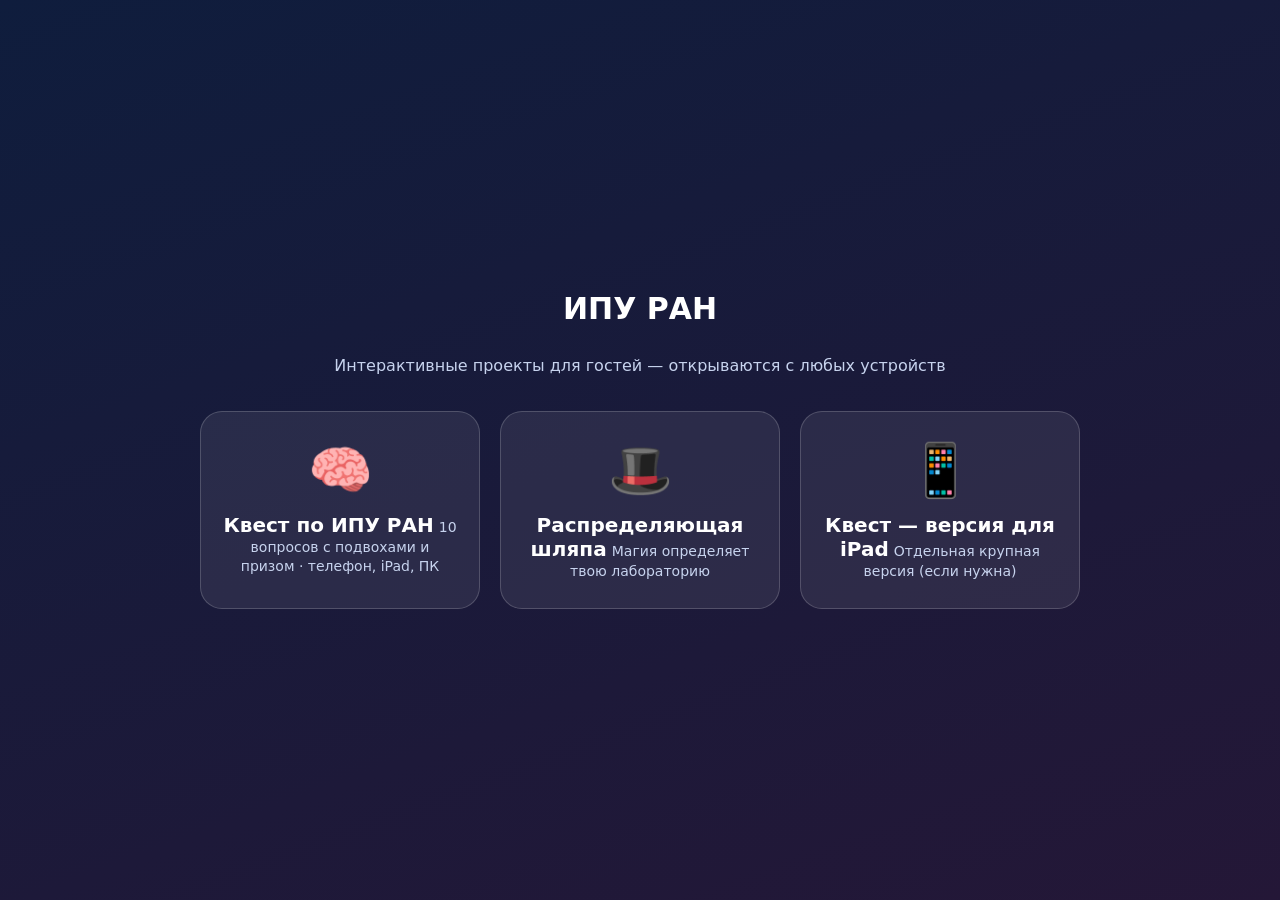
<file: index.html>
<!DOCTYPE html>
<html lang="ru">
<head>
  <meta charset="UTF-8">
  <meta name="viewport" content="width=device-width, initial-scale=1.0">
  <title>ИПУ РАН · Квест и Шляпа</title>
  <style>
    * { margin: 0; padding: 0; box-sizing: border-box; }
    body {
      font-family: "Segoe UI", system-ui, -apple-system, Roboto, Arial, sans-serif;
      min-height: 100vh;
      display: flex;
      flex-direction: column;
      align-items: center;
      justify-content: center;
      gap: 24px;
      padding: 24px;
      text-align: center;
      color: #fff;
      background: linear-gradient(160deg, #0f1d3d, #241737);
    }
    h1 { font-size: 30px; margin-bottom: 6px; }
    p { color: #c7d3ee; }
    .cards { display: flex; gap: 20px; flex-wrap: wrap; justify-content: center; margin-top: 12px; }
    a.card {
      display: block;
      width: 280px;
      padding: 28px 22px;
      border-radius: 22px;
      text-decoration: none;
      color: #fff;
      background: rgba(255,255,255,.08);
      border: 1px solid rgba(255,255,255,.18);
      transition: transform .15s ease, background .15s ease;
    }
    a.card:hover { transform: translateY(-4px); background: rgba(255,255,255,.13); }
    .card .emoji { font-size: 52px; display: block; margin-bottom: 12px; }
    .card .name { font-weight: 900; font-size: 20px; }
    .card .desc { font-size: 14px; color: #c7d3ee; margin-top: 8px; }
  </style>
</head>
<body>
  <h1>ИПУ РАН</h1>
  <p>Интерактивные проекты для гостей — открываются с любых устройств</p>
  <div class="cards">
    <a class="card" href="квест_v3_universal/">
      <span class="emoji">🧠</span>
      <span class="name">Квест по ИПУ РАН</span>
      <span class="desc">10 вопросов с подвохами и призом · телефон, iPad, ПК</span>
    </a>
    <a class="card" href="интерактив_v2/">
      <span class="emoji">🎩</span>
      <span class="name">Распределяющая шляпа</span>
      <span class="desc">Магия определяет твою лабораторию</span>
    </a>
    <a class="card" href="квест_v3_ipad/">
      <span class="emoji">📱</span>
      <span class="name">Квест — версия для iPad</span>
      <span class="desc">Отдельная крупная версия (если нужна)</span>
    </a>
  </div>
</body>
</html>
</file>
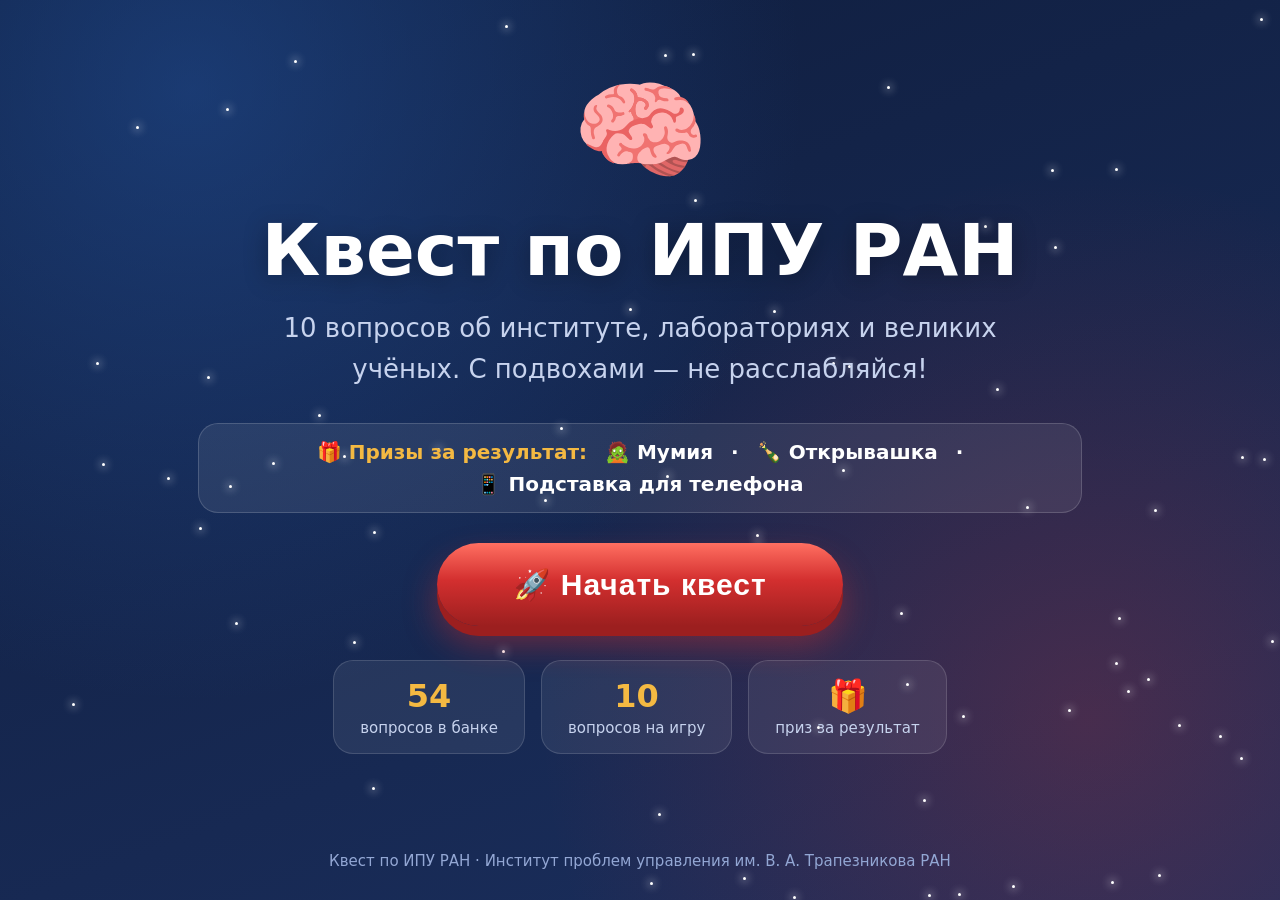
<file: квест_v3_ipad/index.html>
<!DOCTYPE html>
<html lang="ru">
<head>
  <meta charset="UTF-8">
  <meta name="viewport" content="width=device-width, initial-scale=1.0, viewport-fit=cover">
  <title>Квест по ИПУ РАН</title>
  <meta name="apple-mobile-web-app-capable" content="yes">
  <meta name="apple-mobile-web-app-status-bar-style" content="black-translucent">
  <meta name="apple-mobile-web-app-title" content="Квест ИПУ">
  <meta name="theme-color" content="#172b56">
  <link rel="manifest" href="manifest.webmanifest">
  <link rel="apple-touch-icon" href="apple-touch-icon.png">
  <link rel="icon" type="image/png" sizes="192x192" href="icon-192.png">
  <link rel="stylesheet" href="style.css">
</head>
<body>

  <div id="stars" class="stars" aria-hidden="true"></div>

  <!-- ЭКРАН 1: старт -->
  <section id="screen-start" class="screen">
    <div class="start-emoji">🧠</div>
    <h1 class="main-title">Квест по ИПУ РАН</h1>
    <p class="subtitle">10 вопросов об институте, лабораториях и великих учёных. С подвохами — не расслабляйся!</p>

    <div class="prize-line">
      <span class="prize-line-label">🎁 Призы за результат:</span>
      <span>🧟 Мумия</span> · <span>🍾 Открывашка</span> · <span>📱 Подставка для телефона</span>
    </div>

    <button id="btn-start" class="btn-start">🚀 Начать квест</button>
    <div class="start-stats">
      <div class="stat"><b id="stat-count">54</b><span>вопросов в банке</span></div>
      <div class="stat"><b>10</b><span>вопросов на игру</span></div>
      <div class="stat"><b>🎁</b><span>приз за результат</span></div>
    </div>
  </section>

  <!-- ЭКРАН 2: вопрос -->
  <section id="screen-quiz" class="screen hidden">
    <div class="quiz-top">
      <span class="progress-text" id="progress-text">Вопрос 1 из 10</span>
      <div class="progress-bar"><div id="progress-fill" class="progress-fill"></div></div>
    </div>

    <div class="quiz-card">
      <div class="question-label">Вопрос</div>
      <h2 id="q-text" class="question-text"></h2>

      <div id="options" class="options"></div>

      <div id="feedback" class="feedback hidden">
        <div id="feedback-title" class="feedback-title"></div>
        <p id="feedback-text" class="feedback-text"></p>
        <button id="btn-next" class="btn-next">Дальше →</button>
      </div>
    </div>
  </section>

  <!-- ЭКРАН 3: итог -->
  <section id="screen-result" class="screen hidden">
    <div class="result-emoji" id="result-emoji">🏆</div>
    <h2 class="result-title" id="result-title">Итог</h2>
    <p class="result-score" id="result-score">Вы ответили правильно на 8 из 10</p>

    <div class="prize-box">
      <div class="prize-label">🎁 Твой приз</div>
      <div class="prize-item" id="prize-item">Подставка для телефона</div>
      <p class="prize-note" id="prize-note">Телефон всегда на месте — как и твои ответы.</p>
    </div>

    <div class="result-actions">
      <button id="btn-again" class="btn-again">🔄 Ещё раз</button>
      <button id="btn-to-start" class="btn-again btn-ghost">📋 К началу</button>
    </div>
  </section>

  <footer class="footer">
    <span>Квест по ИПУ РАН · Институт проблем управления им. В. А. Трапезникова РАН</span>
  </footer>

  <script src="data/questions.js"></script>
  <script src="app.js"></script>
  <script>
    if ("serviceWorker" in navigator) {
      window.addEventListener("load", function () {
        navigator.serviceWorker.register("sw.js").catch(function () {});
      });
    }
  </script>
</body>
</html>
</file>
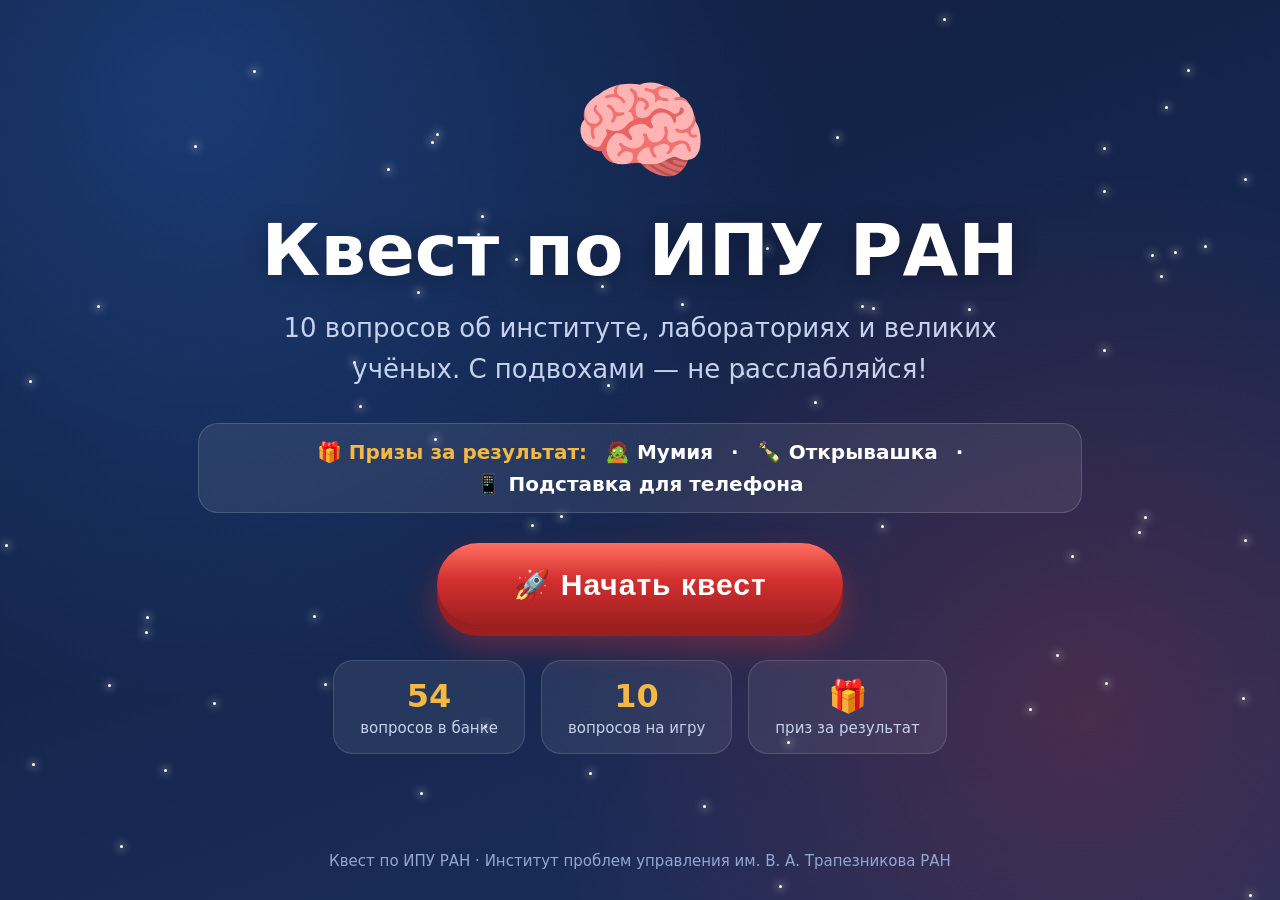
<file: квест_v3_universal/index.html>
<!DOCTYPE html>
<html lang="ru">
<head>
  <meta charset="UTF-8">
  <meta name="viewport" content="width=device-width, initial-scale=1.0, viewport-fit=cover">
  <title>Квест по ИПУ РАН — универсальный</title>
  <meta name="apple-mobile-web-app-capable" content="yes">
  <meta name="apple-mobile-web-app-status-bar-style" content="black-translucent">
  <meta name="apple-mobile-web-app-title" content="Квест ИПУ">
  <meta name="theme-color" content="#172b56">
  <link rel="manifest" href="manifest.webmanifest">
  <link rel="apple-touch-icon" href="apple-touch-icon.png">
  <link rel="icon" type="image/png" sizes="192x192" href="icon-192.png">
  <link rel="stylesheet" href="style.css">
</head>
<body>

  <div id="stars" class="stars" aria-hidden="true"></div>

  <!-- ЭКРАН 1: старт -->
  <section id="screen-start" class="screen">
    <div class="start-emoji">🧠</div>
    <h1 class="main-title">Квест по ИПУ РАН</h1>
    <p class="subtitle">10 вопросов об институте, лабораториях и великих учёных. С подвохами — не расслабляйся!</p>

    <div class="prize-line">
      <span class="prize-line-label">🎁 Призы за результат:</span>
      <span>🧟 Мумия</span> · <span>🍾 Открывашка</span> · <span>📱 Подставка для телефона</span>
    </div>

    <button id="btn-start" class="btn-start">🚀 Начать квест</button>
    <div class="start-stats">
      <div class="stat"><b id="stat-count">54</b><span>вопросов в банке</span></div>
      <div class="stat"><b>10</b><span>вопросов на игру</span></div>
      <div class="stat"><b>🎁</b><span>приз за результат</span></div>
    </div>
  </section>

  <!-- ЭКРАН 2: вопрос -->
  <section id="screen-quiz" class="screen hidden">
    <div class="quiz-top">
      <span class="progress-text" id="progress-text">Вопрос 1 из 10</span>
      <div class="progress-bar"><div id="progress-fill" class="progress-fill"></div></div>
    </div>

    <div class="quiz-card">
      <div class="question-label">Вопрос</div>
      <h2 id="q-text" class="question-text"></h2>

      <div id="options" class="options"></div>

      <div id="feedback" class="feedback hidden">
        <div id="feedback-title" class="feedback-title"></div>
        <p id="feedback-text" class="feedback-text"></p>
        <button id="btn-next" class="btn-next">Дальше →</button>
      </div>
    </div>
  </section>

  <!-- ЭКРАН 3: итог -->
  <section id="screen-result" class="screen hidden">
    <div class="result-emoji" id="result-emoji">🏆</div>
    <h2 class="result-title" id="result-title">Итог</h2>
    <p class="result-score" id="result-score">Вы ответили правильно на 8 из 10</p>

    <div class="prize-box">
      <div class="prize-label">🎁 Твой приз</div>
      <div class="prize-item" id="prize-item">Подставка для телефона</div>
      <p class="prize-note" id="prize-note">Телефон всегда на месте — как и твои ответы.</p>
    </div>

    <div class="result-actions">
      <button id="btn-again" class="btn-again">🔄 Ещё раз</button>
      <button id="btn-to-start" class="btn-again btn-ghost">📋 К началу</button>
    </div>
  </section>

  <footer class="footer">
    <span>Квест по ИПУ РАН · Институт проблем управления им. В. А. Трапезникова РАН</span>
  </footer>

  <script src="data/questions.js"></script>
  <script src="app.js"></script>
  <script>
    if ("serviceWorker" in navigator) {
      window.addEventListener("load", function () {
        navigator.serviceWorker.register("sw.js").catch(function () {});
      });
    }
  </script>
</body>
</html>
</file>
<file: квест_v3_ipad/style.css>
/* ===== Квест по ИПУ РАН ===== */

@import url("https://fonts.googleapis.com/css2?family=Noto+Color+Emoji&display=swap");

* {
  margin: 0;
  padding: 0;
  box-sizing: border-box;
  -webkit-tap-highlight-color: transparent;
}

:root {
  --red: #d32f2f;
  --red-dark: #9c1f1f;
  --red-light: #ff6f61;
  --blue: #2456a4;
  --blue-dark: #163a74;
  --gold: #f4b942;
  --green: #2e9e5b;
  --bg: #0f1d3d;
  --bg2: #1b2f5e;
  --text: #fff;
  --muted: #c7d3ee;
  --card: #ffffff;
  --ink: #22314f;
}

html {
  min-height: 100%;
}

body {
  font-family: "Segoe UI", system-ui, -apple-system, "Noto Color Emoji", "Segoe UI Emoji", "Apple Color Emoji", Roboto, Arial, sans-serif;
  font-size: 19px;
  background:
    radial-gradient(circle at 15% 10%, rgba(36, 86, 164, .5), transparent 45%),
    radial-gradient(circle at 85% 80%, rgba(211, 47, 47, .25), transparent 42%),
    linear-gradient(160deg, var(--bg) 0%, var(--bg2) 100%);
  color: var(--text);
  min-height: 100vh;
  display: flex;
  flex-direction: column;
  align-items: center;
  overflow-x: hidden;
}

/* Звёзды */
.stars {
  position: fixed;
  inset: 0;
  pointer-events: none;
  z-index: 0;
}

.star {
  position: absolute;
  width: 3px;
  height: 3px;
  background: #fff;
  border-radius: 50%;
  box-shadow: 0 0 8px 2px rgba(255, 255, 255, .4);
  animation: twinkle 3s ease-in-out infinite;
}

@keyframes twinkle {
  0%, 100% { opacity: .15; }
  50% { opacity: 1; }
}

/* Общее */
.screen {
  position: relative;
  z-index: 1;
  width: 100%;
  max-width: 980px;
  margin: 0 auto;
  padding: 44px 48px;
  display: flex;
  flex-direction: column;
  align-items: center;
  justify-content: center;
  min-height: calc(100vh - 70px);
  flex-shrink: 0;
  text-align: center;
}

.hidden {
  display: none !important;
}

/* Старт */
.start-emoji {
  font-size: 110px;
  line-height: 1;
  margin-bottom: 22px;
  animation: floatEmoji 3s ease-in-out infinite;
}

@keyframes floatEmoji {
  0%, 100% { transform: translateY(0) rotate(-4deg); }
  50% { transform: translateY(-12px) rotate(4deg); }
}

.main-title {
  font-size: clamp(44px, 7vw, 72px);
  font-weight: 900;
  margin-bottom: 16px;
  color: #fff;
  text-shadow: 0 4px 24px rgba(0, 0, 0, .3);
}

.prize-line {
  display: flex;
  flex-wrap: wrap;
  justify-content: center;
  gap: 8px 18px;
  align-items: center;
  background: rgba(255, 255, 255, .08);
  border: 1px solid rgba(255, 255, 255, .16);
  border-radius: 20px;
  padding: 16px 28px;
  margin-bottom: 30px;
  font-size: 20px;
  font-weight: 700;
  color: #fff;
}

.prize-line-label {
  color: var(--gold);
  font-weight: 900;
}

.subtitle {
  font-size: clamp(20px, 3vw, 26px);
  color: var(--muted);
  max-width: 760px;
  margin-bottom: 34px;
  line-height: 1.55;
}

.btn-start {
  border: none;
  cursor: pointer;
  background: linear-gradient(180deg, var(--red-light) 0%, var(--red) 45%, var(--red-dark) 100%);
  color: #fff;
  font-weight: 900;
  font-size: clamp(22px, 3.4vw, 30px);
  letter-spacing: 1px;
  padding: 24px 76px;
  min-height: 76px;
  border-radius: 70px;
  box-shadow: 0 10px 0 var(--red-dark), 0 18px 34px rgba(211, 47, 47, .45);
  transition: transform .12s ease, box-shadow .12s ease, filter .2s ease;
  animation: btnBreath 2.4s ease-in-out infinite;
}

.btn-start:hover {
  transform: translateY(-2px);
  filter: brightness(1.07);
}

.btn-start:active {
  transform: translateY(4px);
  box-shadow: 0 4px 0 var(--red-dark), 0 10px 20px rgba(211, 47, 47, .3);
}

@keyframes btnBreath {
  0%, 100% { transform: scale(1); }
  50% { transform: scale(1.03); }
}

.start-stats {
  display: flex;
  gap: 16px;
  margin-top: 34px;
  flex-wrap: wrap;
  justify-content: center;
}

.stat {
  background: rgba(255, 255, 255, .07);
  border: 1px solid rgba(255, 255, 255, .14);
  border-radius: 20px;
  padding: 16px 26px;
  min-width: 160px;
}

.stat b {
  display: block;
  font-size: 32px;
  color: var(--gold);
}

.stat span {
  font-size: 15px;
  color: var(--muted);
}

/* Вопрос */
.quiz-top {
  width: 100%;
  max-width: 820px;
  margin-bottom: 20px;
}

.progress-text {
  font-size: 17px;
  font-weight: 800;
  color: var(--muted);
  letter-spacing: .5px;
  margin-bottom: 10px;
  display: block;
}

.progress-bar {
  width: 100%;
  height: 14px;
  background: rgba(255, 255, 255, .12);
  border-radius: 20px;
  overflow: hidden;
}

.progress-fill {
  width: 0%;
  height: 100%;
  background: linear-gradient(90deg, var(--gold), var(--red-light));
  border-radius: 20px;
  transition: width .4s ease;
}

.quiz-card {
  width: 100%;
  max-width: 820px;
  background: var(--card);
  color: var(--ink);
  border-radius: 32px;
  padding: 44px 46px;
  box-shadow: 0 24px 60px rgba(0, 0, 0, .35);
  text-align: left;
  animation: cardIn .45s ease;
}

@keyframes cardIn {
  from { opacity: 0; transform: translateY(18px); }
  to { opacity: 1; transform: translateY(0); }
}

.question-label {
  font-size: 15px;
  font-weight: 900;
  text-transform: uppercase;
  letter-spacing: 1.5px;
  color: var(--red);
  margin-bottom: 10px;
}

.question-text {
  font-size: clamp(24px, 4vw, 32px);
  line-height: 1.35;
  color: var(--ink);
  margin-bottom: 28px;
}

.options {
  display: grid;
  gap: 16px;
}

.option {
  display: block;
  width: 100%;
  text-align: left;
  border: 2px solid #dfe6f2;
  background: #f8fafd;
  color: var(--ink);
  font-size: 20px;
  line-height: 1.45;
  padding: 20px 24px;
  min-height: 68px;
  border-radius: 18px;
  cursor: pointer;
  transition: border-color .15s ease, background .15s ease, transform .12s ease;
}

.option:hover {
  border-color: var(--blue);
  background: #eef3fb;
  transform: translateX(3px);
}

.option.correct {
  border-color: var(--green);
  background: #e7f7ee;
  font-weight: 800;
}

.option.wrong {
  border-color: var(--red);
  background: #fdeaea;
}

.option.disabled {
  pointer-events: none;
  opacity: .75;
}

/* Фидбек */
.feedback {
  margin-top: 26px;
  border-radius: 20px;
  padding: 24px 26px;
  animation: cardIn .35s ease;
}

.feedback.correct {
  background: #e7f7ee;
  border: 1px solid var(--green);
}

.feedback.wrong {
  background: #fdeaea;
  border: 1px solid var(--red);
}

.feedback-title {
  font-weight: 900;
  font-size: 22px;
  margin-bottom: 10px;
}

.feedback.correct .feedback-title { color: #1d7a45; }
.feedback.wrong .feedback-title { color: #b42323; }

.feedback-text {
  line-height: 1.6;
  font-size: 18px;
  color: #33415e;
}

.btn-next {
  margin-top: 20px;
  border: none;
  cursor: pointer;
  background: var(--blue);
  color: #fff;
  font-weight: 800;
  font-size: 18px;
  padding: 16px 34px;
  min-height: 58px;
  border-radius: 34px;
  box-shadow: 0 5px 0 var(--blue-dark), 0 8px 16px rgba(36, 86, 164, .3);
  transition: transform .12s ease, box-shadow .12s ease;
}

.btn-next:hover {
  transform: translateY(-2px);
}

/* Итог */
.result-emoji {
  font-size: 120px;
  line-height: 1;
  margin-bottom: 16px;
  animation: floatEmoji 3s ease-in-out infinite;
}

.result-title {
  font-size: clamp(38px, 6vw, 56px);
  font-weight: 900;
  margin-bottom: 12px;
  color: #fff;
}

.result-score {
  font-size: clamp(22px, 3.4vw, 30px);
  color: var(--muted);
  margin-bottom: 28px;
}

.prize-box {
  background: rgba(255, 255, 255, .08);
  border: 2px dashed var(--gold);
  border-radius: 28px;
  padding: 34px 40px;
  max-width: 620px;
  width: 100%;
  margin-bottom: 32px;
}

.prize-label {
  font-size: 16px;
  font-weight: 900;
  text-transform: uppercase;
  letter-spacing: 1.5px;
  color: var(--gold);
  margin-bottom: 12px;
}

.prize-item {
  font-size: clamp(26px, 4.4vw, 36px);
  font-weight: 900;
  color: #fff;
  margin-bottom: 10px;
}

.prize-note {
  font-size: 17px;
  color: var(--muted);
}

.result-actions {
  display: flex;
  gap: 14px;
  flex-wrap: wrap;
  justify-content: center;
}

.btn-again {
  border: none;
  cursor: pointer;
  background: linear-gradient(180deg, #ff8a75, var(--red));
  color: #fff;
  font-weight: 900;
  font-size: 20px;
  padding: 18px 38px;
  min-height: 62px;
  border-radius: 42px;
  box-shadow: 0 6px 0 var(--red-dark), 0 10px 20px rgba(211, 47, 47, .3);
  transition: transform .12s ease, box-shadow .12s ease;
}

.btn-again:hover {
  transform: translateY(-2px);
}

.btn-ghost {
  background: transparent;
  color: #fff;
  border: 2px solid #fff;
  box-shadow: none;
}

.btn-ghost:hover {
  background: rgba(255, 255, 255, .1);
}

/* Подвал */
.footer {
  position: relative;
  z-index: 1;
  padding: 22px 30px;
  font-size: 15px;
  color: #93a7d4;
  text-align: center;
}

/* Тач-состояния */
.option:active {
  transform: scale(.985);
  border-color: var(--blue);
  background: #eef3fb;
}

.btn-start:active,
.btn-next:active,
.btn-again:active {
  transform: translateY(2px);
  filter: brightness(.98);
}
</file>
<file: квест_v3_universal/style.css>
/* ===== Квест по ИПУ РАН ===== */

@import url("https://fonts.googleapis.com/css2?family=Noto+Color+Emoji&display=swap");

* {
  margin: 0;
  padding: 0;
  box-sizing: border-box;
  -webkit-tap-highlight-color: transparent;
}

:root {
  --red: #d32f2f;
  --red-dark: #9c1f1f;
  --red-light: #ff6f61;
  --blue: #2456a4;
  --blue-dark: #163a74;
  --gold: #f4b942;
  --green: #2e9e5b;
  --bg: #0f1d3d;
  --bg2: #1b2f5e;
  --text: #fff;
  --muted: #c7d3ee;
  --card: #ffffff;
  --ink: #22314f;
}

html {
  min-height: 100%;
}

body {
  font-family: "Segoe UI", system-ui, -apple-system, "Noto Color Emoji", "Segoe UI Emoji", "Apple Color Emoji", Roboto, Arial, sans-serif;
  font-size: 19px;
  background:
    radial-gradient(circle at 15% 10%, rgba(36, 86, 164, .5), transparent 45%),
    radial-gradient(circle at 85% 80%, rgba(211, 47, 47, .25), transparent 42%),
    linear-gradient(160deg, var(--bg) 0%, var(--bg2) 100%);
  color: var(--text);
  min-height: 100vh;
  display: flex;
  flex-direction: column;
  align-items: center;
  overflow-x: hidden;
}

/* Звёзды */
.stars {
  position: fixed;
  inset: 0;
  pointer-events: none;
  z-index: 0;
}

.star {
  position: absolute;
  width: 3px;
  height: 3px;
  background: #fff;
  border-radius: 50%;
  box-shadow: 0 0 8px 2px rgba(255, 255, 255, .4);
  animation: twinkle 3s ease-in-out infinite;
}

@keyframes twinkle {
  0%, 100% { opacity: .15; }
  50% { opacity: 1; }
}

/* Общее */
.screen {
  position: relative;
  z-index: 1;
  width: 100%;
  max-width: 980px;
  margin: 0 auto;
  padding: 44px 48px;
  display: flex;
  flex-direction: column;
  align-items: center;
  justify-content: center;
  min-height: calc(100vh - 70px);
  flex-shrink: 0;
  text-align: center;
}

.hidden {
  display: none !important;
}

/* Старт */
.start-emoji {
  font-size: 110px;
  line-height: 1;
  margin-bottom: 22px;
  animation: floatEmoji 3s ease-in-out infinite;
}

@keyframes floatEmoji {
  0%, 100% { transform: translateY(0) rotate(-4deg); }
  50% { transform: translateY(-12px) rotate(4deg); }
}

.main-title {
  font-size: clamp(44px, 7vw, 72px);
  font-weight: 900;
  margin-bottom: 16px;
  color: #fff;
  text-shadow: 0 4px 24px rgba(0, 0, 0, .3);
}

.prize-line {
  display: flex;
  flex-wrap: wrap;
  justify-content: center;
  gap: 8px 18px;
  align-items: center;
  background: rgba(255, 255, 255, .08);
  border: 1px solid rgba(255, 255, 255, .16);
  border-radius: 20px;
  padding: 16px 28px;
  margin-bottom: 30px;
  font-size: 20px;
  font-weight: 700;
  color: #fff;
}

.prize-line-label {
  color: var(--gold);
  font-weight: 900;
}

.subtitle {
  font-size: clamp(20px, 3vw, 26px);
  color: var(--muted);
  max-width: 760px;
  margin-bottom: 34px;
  line-height: 1.55;
}

.btn-start {
  border: none;
  cursor: pointer;
  background: linear-gradient(180deg, var(--red-light) 0%, var(--red) 45%, var(--red-dark) 100%);
  color: #fff;
  font-weight: 900;
  font-size: clamp(22px, 3.4vw, 30px);
  letter-spacing: 1px;
  padding: 24px 76px;
  min-height: 76px;
  border-radius: 70px;
  box-shadow: 0 10px 0 var(--red-dark), 0 18px 34px rgba(211, 47, 47, .45);
  transition: transform .12s ease, box-shadow .12s ease, filter .2s ease;
  animation: btnBreath 2.4s ease-in-out infinite;
}

.btn-start:hover {
  transform: translateY(-2px);
  filter: brightness(1.07);
}

.btn-start:active {
  transform: translateY(4px);
  box-shadow: 0 4px 0 var(--red-dark), 0 10px 20px rgba(211, 47, 47, .3);
}

@keyframes btnBreath {
  0%, 100% { transform: scale(1); }
  50% { transform: scale(1.03); }
}

.start-stats {
  display: flex;
  gap: 16px;
  margin-top: 34px;
  flex-wrap: wrap;
  justify-content: center;
}

.stat {
  background: rgba(255, 255, 255, .07);
  border: 1px solid rgba(255, 255, 255, .14);
  border-radius: 20px;
  padding: 16px 26px;
  min-width: 160px;
}

.stat b {
  display: block;
  font-size: 32px;
  color: var(--gold);
}

.stat span {
  font-size: 15px;
  color: var(--muted);
}

/* Вопрос */
.quiz-top {
  width: 100%;
  max-width: 820px;
  margin-bottom: 20px;
}

.progress-text {
  font-size: 17px;
  font-weight: 800;
  color: var(--muted);
  letter-spacing: .5px;
  margin-bottom: 10px;
  display: block;
}

.progress-bar {
  width: 100%;
  height: 14px;
  background: rgba(255, 255, 255, .12);
  border-radius: 20px;
  overflow: hidden;
}

.progress-fill {
  width: 0%;
  height: 100%;
  background: linear-gradient(90deg, var(--gold), var(--red-light));
  border-radius: 20px;
  transition: width .4s ease;
}

.quiz-card {
  width: 100%;
  max-width: 820px;
  background: var(--card);
  color: var(--ink);
  border-radius: 32px;
  padding: 44px 46px;
  box-shadow: 0 24px 60px rgba(0, 0, 0, .35);
  text-align: left;
  animation: cardIn .45s ease;
}

@keyframes cardIn {
  from { opacity: 0; transform: translateY(18px); }
  to { opacity: 1; transform: translateY(0); }
}

.question-label {
  font-size: 15px;
  font-weight: 900;
  text-transform: uppercase;
  letter-spacing: 1.5px;
  color: var(--red);
  margin-bottom: 10px;
}

.question-text {
  font-size: clamp(24px, 4vw, 32px);
  line-height: 1.35;
  color: var(--ink);
  margin-bottom: 28px;
}

.options {
  display: grid;
  gap: 16px;
}

.option {
  display: block;
  width: 100%;
  text-align: left;
  border: 2px solid #dfe6f2;
  background: #f8fafd;
  color: var(--ink);
  font-size: 20px;
  line-height: 1.45;
  padding: 20px 24px;
  min-height: 68px;
  border-radius: 18px;
  cursor: pointer;
  transition: border-color .15s ease, background .15s ease, transform .12s ease;
}

.option:hover {
  border-color: var(--blue);
  background: #eef3fb;
  transform: translateX(3px);
}

.option.correct {
  border-color: var(--green);
  background: #e7f7ee;
  font-weight: 800;
}

.option.wrong {
  border-color: var(--red);
  background: #fdeaea;
}

.option.disabled {
  pointer-events: none;
  opacity: .75;
}

/* Фидбек */
.feedback {
  margin-top: 26px;
  border-radius: 20px;
  padding: 24px 26px;
  animation: cardIn .35s ease;
}

.feedback.correct {
  background: #e7f7ee;
  border: 1px solid var(--green);
}

.feedback.wrong {
  background: #fdeaea;
  border: 1px solid var(--red);
}

.feedback-title {
  font-weight: 900;
  font-size: 22px;
  margin-bottom: 10px;
}

.feedback.correct .feedback-title { color: #1d7a45; }
.feedback.wrong .feedback-title { color: #b42323; }

.feedback-text {
  line-height: 1.6;
  font-size: 18px;
  color: #33415e;
}

.btn-next {
  margin-top: 20px;
  border: none;
  cursor: pointer;
  background: var(--blue);
  color: #fff;
  font-weight: 800;
  font-size: 18px;
  padding: 16px 34px;
  min-height: 58px;
  border-radius: 34px;
  box-shadow: 0 5px 0 var(--blue-dark), 0 8px 16px rgba(36, 86, 164, .3);
  transition: transform .12s ease, box-shadow .12s ease;
}

.btn-next:hover {
  transform: translateY(-2px);
}

/* Итог */
.result-emoji {
  font-size: 120px;
  line-height: 1;
  margin-bottom: 16px;
  animation: floatEmoji 3s ease-in-out infinite;
}

.result-title {
  font-size: clamp(38px, 6vw, 56px);
  font-weight: 900;
  margin-bottom: 12px;
  color: #fff;
}

.result-score {
  font-size: clamp(22px, 3.4vw, 30px);
  color: var(--muted);
  margin-bottom: 28px;
}

.prize-box {
  background: rgba(255, 255, 255, .08);
  border: 2px dashed var(--gold);
  border-radius: 28px;
  padding: 34px 40px;
  max-width: 620px;
  width: 100%;
  margin-bottom: 32px;
}

.prize-label {
  font-size: 16px;
  font-weight: 900;
  text-transform: uppercase;
  letter-spacing: 1.5px;
  color: var(--gold);
  margin-bottom: 12px;
}

.prize-item {
  font-size: clamp(26px, 4.4vw, 36px);
  font-weight: 900;
  color: #fff;
  margin-bottom: 10px;
}

.prize-note {
  font-size: 17px;
  color: var(--muted);
}

.result-actions {
  display: flex;
  gap: 14px;
  flex-wrap: wrap;
  justify-content: center;
}

.btn-again {
  border: none;
  cursor: pointer;
  background: linear-gradient(180deg, #ff8a75, var(--red));
  color: #fff;
  font-weight: 900;
  font-size: 20px;
  padding: 18px 38px;
  min-height: 62px;
  border-radius: 42px;
  box-shadow: 0 6px 0 var(--red-dark), 0 10px 20px rgba(211, 47, 47, .3);
  transition: transform .12s ease, box-shadow .12s ease;
}

.btn-again:hover {
  transform: translateY(-2px);
}

.btn-ghost {
  background: transparent;
  color: #fff;
  border: 2px solid #fff;
  box-shadow: none;
}

.btn-ghost:hover {
  background: rgba(255, 255, 255, .1);
}

/* Подвал */
.footer {
  position: relative;
  z-index: 1;
  padding: 22px 30px;
  font-size: 15px;
  color: #93a7d4;
  text-align: center;
}

/* Тач-состояния */
.option:active {
  transform: scale(.985);
  border-color: var(--blue);
  background: #eef3fb;
}

.btn-start:active,
.btn-next:active,
.btn-again:active {
  transform: translateY(2px);
  filter: brightness(.98);
}

/* ===== Телефон (до 768px): удобная одна колонка ===== */
@media (max-width: 768px) {
  body {
    font-size: 16px;
  }

  .screen {
    padding: 24px 16px 32px;
    min-height: calc(100vh - 48px);
  }

  .start-emoji {
    font-size: 72px;
    margin-bottom: 14px;
  }

  .main-title {
    font-size: clamp(30px, 8vw, 42px);
    margin-bottom: 12px;
  }

  .subtitle {
    font-size: 17px;
    line-height: 1.5;
    margin-bottom: 22px;
  }

  .prize-line {
    font-size: 15px;
    gap: 6px 12px;
    padding: 12px 16px;
    margin-bottom: 20px;
  }

  .btn-start {
    font-size: 20px;
    padding: 18px 40px;
    min-height: 62px;
    border-radius: 50px;
    width: 100%;
    max-width: 340px;
  }

  .start-stats {
    gap: 10px;
    margin-top: 22px;
  }

  .stat {
    padding: 12px 14px;
    min-width: 96px;
  }

  .stat b {
    font-size: 22px;
  }

  .stat span {
    font-size: 12px;
  }

  .quiz-top {
    margin-bottom: 14px;
  }

  .progress-text {
    font-size: 14px;
  }

  .progress-bar {
    height: 10px;
  }

  .quiz-card {
    padding: 22px 18px;
    border-radius: 22px;
  }

  .question-label {
    font-size: 13px;
  }

  .question-text {
    font-size: 19px;
    margin-bottom: 18px;
  }

  .options {
    gap: 10px;
  }

  .option {
    font-size: 16px;
    padding: 14px 16px;
    min-height: 56px;
    border-radius: 14px;
  }

  .feedback {
    margin-top: 18px;
    padding: 16px;
  }

  .feedback-title {
    font-size: 18px;
  }

  .feedback-text {
    font-size: 15px;
  }

  .btn-next {
    font-size: 16px;
    padding: 14px 28px;
    min-height: 54px;
    width: 100%;
  }

  .result-emoji {
    font-size: 84px;
  }

  .result-title {
    font-size: clamp(28px, 7vw, 38px);
  }

  .result-score {
    font-size: 18px;
    margin-bottom: 20px;
  }

  .prize-box {
    padding: 22px;
    margin-bottom: 22px;
  }

  .prize-item {
    font-size: 24px;
  }

  .prize-note {
    font-size: 15px;
  }

  .result-actions {
    width: 100%;
    gap: 10px;
  }

  .btn-again {
    font-size: 17px;
    padding: 15px 26px;
    min-height: 56px;
  }

  .footer {
    padding: 14px 16px;
    font-size: 12px;
  }
}
</file>
